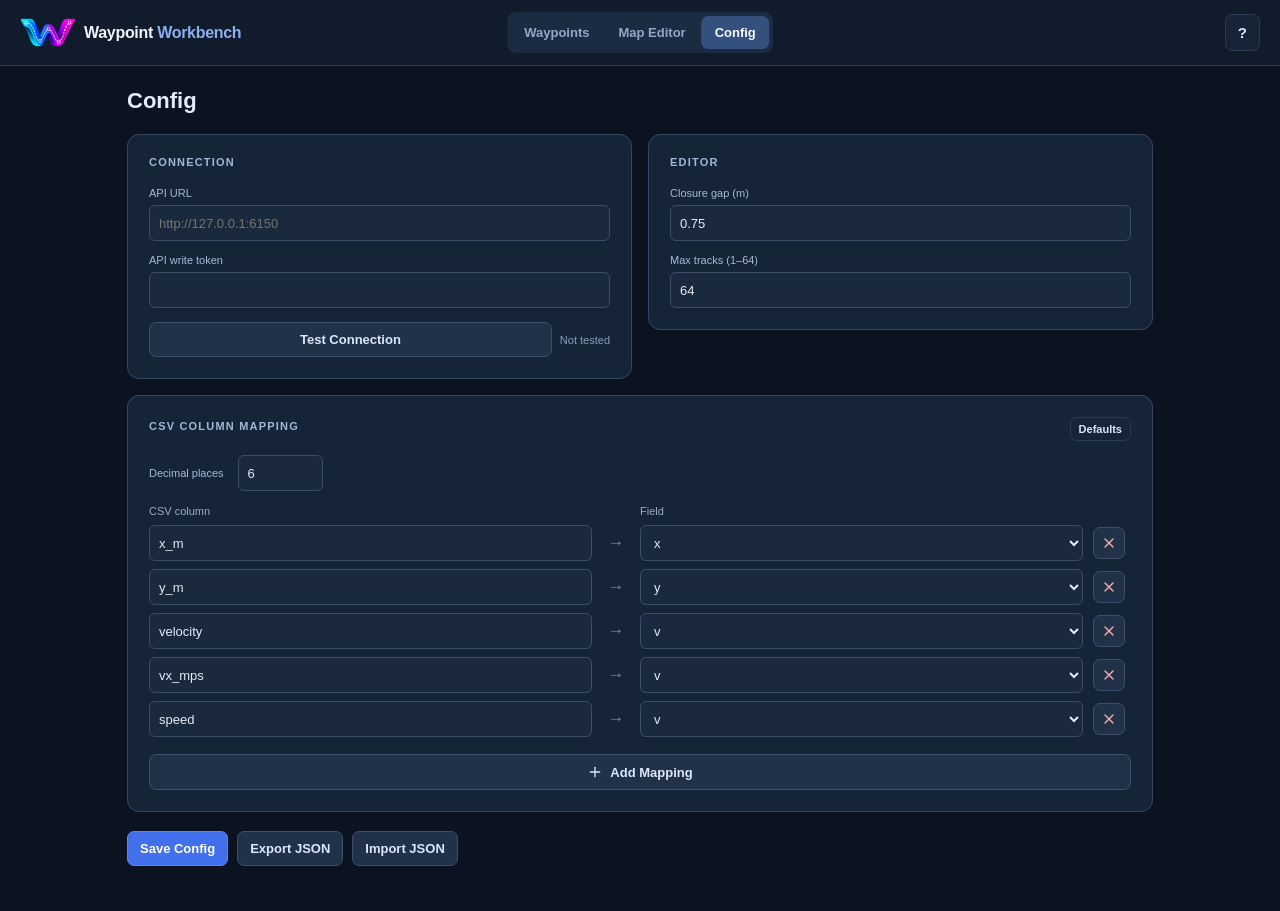
<file: web/config.html>
<!doctype html>
<html lang="en">
  <head>
    <meta charset="utf-8" />
    <meta name="viewport" content="width=device-width, initial-scale=1" />
    <title>Config · Waypoint Workbench</title>
    <link rel="icon" href="./assets/favicon.png" />
    <link rel="stylesheet" href="./style.css" />
  </head>
  <body class="config-body">
    <header class="topbar">
      <a class="brand" href="./index.html"
        ><img src="./assets/logo.png" alt="" /><strong
          >Waypoint <span>Workbench</span></strong
        ></a
      >
      <nav class="page-nav" aria-label="Pages">
        <a href="./index.html">Waypoints</a><a href="./map-editor.html">Map Editor</a
        ><a href="./config.html" class="active" aria-current="page">Config</a>
      </nav>
      <div class="actions">
        <button
          class="button subtle help-button"
          type="button"
          data-help
          aria-label="Keyboard shortcuts"
          title="Keyboard shortcuts"
        >
          ?
        </button>
      </div>
    </header>
    <main class="settings">
      <h1>Config</h1>
      <form id="settings">
        <div class="settings-grid">
          <section class="settings-card">
            <h2>CONNECTION</h2>
            <label for="apiUrl">API URL</label
            ><input id="apiUrl" placeholder="http://127.0.0.1:6150" />
            <label for="token">API write token</label
            ><input id="token" type="password" autocomplete="off" />
            <div class="button-row">
              <button class="button" id="testApi" type="button">Test Connection</button
              ><span id="apiStatus" class="muted">Not tested</span>
            </div>
          </section>
          <section class="settings-card">
            <h2>EDITOR</h2>
            <label for="closureGap">Closure gap (m)</label
            ><input id="closureGap" type="number" min="0.001" max="50" step="any" />
            <label for="maxTracks">Max tracks (1–64)</label
            ><input id="maxTracks" type="number" min="1" max="64" step="1" required />
          </section>
          <section class="settings-card aliases-card">
            <div class="heading-row">
              <h2>CSV COLUMN MAPPING</h2>
              <button type="button" class="button subtle small" id="resetAliases">
                Defaults
              </button>
            </div>
            <div class="csv-precision">
              <label for="csvDecimalPlaces">Decimal places</label>
              <input
                id="csvDecimalPlaces"
                type="number"
                min="0"
                max="12"
                step="1"
                required
              />
            </div>
            <div class="mapping-head">
              <span>CSV column</span><span></span><span>Field</span><span></span>
            </div>
            <div id="aliasRows"></div>
            <button type="button" class="button wide" id="addAlias">
              <svg class="button-symbol" aria-hidden="true">
                <use href="./assets/icons.svg#plus"></use></svg
              ><span>Add Mapping</span>
            </button>
          </section>
        </div>
        <div class="settings-footer">
          <button class="button primary" type="submit">Save Config</button
          ><button class="button" type="button" id="exportConfig">Export JSON</button
          ><button class="button" type="button" id="importConfig">Import JSON</button
          ><input type="file" id="configFile" accept=".json" hidden /><span
            id="configMessage"
            class="muted"
          ></span>
        </div>
      </form>
    </main>
    <script type="module" src="./js/config_page.js"></script>
  </body>
</html>
</file>
<file: web/style.css>
:root {
  font-family:
    Inter,
    ui-sans-serif,
    -apple-system,
    BlinkMacSystemFont,
    "Segoe UI",
    sans-serif;
  font-size: 13px;
  color: #e3ebf8;
  background: #0b1320;
  color-scheme: dark;
}
* {
  box-sizing: border-box;
}
body {
  margin: 0;
  overflow: hidden;
}
button,
input,
select {
  font: inherit;
}
button {
  cursor: pointer;
}
button:disabled,
select:disabled {
  opacity: 0.4;
  cursor: not-allowed;
}
button:focus-visible,
input:focus-visible,
select:focus-visible,
a:focus-visible {
  outline: 2px solid #83a9ff;
  outline-offset: 2px;
}
.topbar {
  height: 66px;
  padding: 0 20px;
  display: flex;
  align-items: center;
  justify-content: space-between;
  gap: 12px;
  position: relative;
  background: #101b2b;
  border-bottom: 1px solid #2b3850;
}
.brand {
  display: flex;
  align-items: center;
  gap: 8px;
  text-decoration: none;
  color: #f0f4fd;
  white-space: nowrap;
  font-size: 16px;
  letter-spacing: -0.3px;
}
.brand img {
  width: 56px;
  height: 40px;
  object-fit: contain;
}
.brand span {
  color: #8dafef;
}
.page-nav {
  position: absolute;
  left: 50%;
  transform: translateX(-50%);
  display: flex;
  background: #1b2b41;
  padding: 4px;
  gap: 3px;
  border-radius: 9px;
}
.page-nav a {
  color: #93a7c6;
  border-radius: 7px;
  padding: 9px 13px;
  text-decoration: none;
  font-weight: 620;
  white-space: nowrap;
}
.page-nav a.active {
  background: #34517d;
  color: #f5f8ff;
}
.page-nav a:hover:not(.active) {
  color: #fff;
  background: #293e5d;
}
.actions,
.button-row {
  display: flex;
  gap: 8px;
  align-items: center;
}
.button-row > .button {
  flex: 1;
  min-width: 0;
}
.button-row.right {
  justify-content: flex-end;
}
.button-row.right > * {
  flex: 0 0 auto;
}
.button {
  padding: 9px 12px;
  color: #dce7fb;
  border: 1px solid #3d506b;
  border-radius: 7px;
  background: #213148;
  font-weight: 600;
  text-decoration: none;
  display: inline-flex;
  align-items: center;
  justify-content: center;
  white-space: nowrap;
}
.button:hover:not(:disabled) {
  background: #304966;
}
.button.primary {
  border-color: #5e85ee;
  background: #426feb;
  color: white;
}
.button.primary:hover:not(:disabled) {
  background: #527ffd;
}
.button.secondary {
  border-color: #526daa;
  background: #263f6c;
}
.button.subtle {
  background: #172438;
  border-color: #293a53;
}
.button.danger {
  color: #faa7ad;
}
.button.icon {
  font-size: 21px;
  padding: 4px 10px;
}
.button.small {
  font-size: 11px;
  padding: 5px 8px;
}
.button.compact {
  padding: 5px 10px;
  font-size: 15px;
}
.button.wide {
  width: 100%;
  margin-top: 9px;
}
.layout {
  display: grid;
  grid-template-columns: var(--sidebar-width, 280px) 7px minmax(0, 1fr);
  height: calc(100dvh - 66px);
}
.layout.sidebar-collapsed {
  grid-template-columns: 46px 7px minmax(0, 1fr);
}
.sidebar-head {
  position: sticky;
  top: 0;
  z-index: 2;
  display: flex;
  justify-content: flex-end;
  padding: 6px 10px;
  background: #111c2c;
  border-bottom: 1px solid #27364a;
}
.sidebar-toggle {
  width: 30px;
  height: 28px;
  padding: 5px;
  display: inline-flex;
  align-items: center;
  justify-content: center;
  border: 1px solid #344b67;
  background: #1b2e47;
  border-radius: 6px;
  color: #c5d6f0;
  cursor: pointer;
}
.sidebar-toggle .button-symbol {
  width: 17px;
  height: 17px;
}
.sidebar-toggle:hover {
  background: #304966;
}
.sidebar-collapsed .sidebar-head {
  justify-content: center;
  padding: 6px 0;
}
.sidebar-collapsed .sidebar-content {
  display: none;
}
.sidebar-divider {
  cursor: col-resize;
  background: #1c2b40;
  border-right: 1px solid #34465f;
  touch-action: none;
  position: relative;
}
.sidebar-divider::after {
  content: "";
  display: block;
  position: absolute;
  top: 50%;
  left: 2px;
  width: 3px;
  height: 34px;
  border-radius: 2px;
  transform: translateY(-50%);
  background: #687e9e;
}
.sidebar-divider:hover,
.layout.is-resizing .sidebar-divider {
  background: #365985;
}
.layout.is-resizing,
.layout.is-resizing * {
  cursor: col-resize !important;
  user-select: none !important;
}
.sidebar-divider:focus-visible {
  outline: 2px solid #83a9ff;
  outline-offset: -2px;
}

.sidebar {
  overflow-y: auto;
  background: #111c2c;
  border-right: 1px solid #2a384c;
  scrollbar-width: thin;
}
.sidebar section {
  padding: 18px 17px 20px;
  border-bottom: 1px solid #27364a;
}
h2 {
  font-size: 11px;
  font-weight: 750;
  letter-spacing: 1.2px;
  color: #a2b6d5;
  margin: 0 0 15px;
}
.sidebar label,
.settings-card label {
  display: block;
  font-size: 11px;
  color: #a7bad4;
  margin: 10px 0 6px;
}
select,
input:not([type="radio"]):not([type="checkbox"]):not([type="color"]):not(
    [type="range"]
  ) {
  width: 100%;
  height: 36px;
  border: 1px solid #3c4d66;
  border-radius: 6px;
  padding: 0 9px;
  color: #e5ebf6;
  background: #1a293d;
}
select {
  padding-right: 6px;
}
.sidebar .button-row {
  margin-top: 8px;
}
.file-info,
.muted {
  color: #8b9db8;
  font-size: 11px;
}
.file-info {
  line-height: 1.6;
  margin: 12px 0 0;
}
.track-list {
  display: grid;
  gap: 7px;
  margin-top: 15px;
}
.track-card {
  display: flex;
  align-items: center;
  gap: 6px;
  min-width: 0;
  border: 1px solid #344963;
  background: #1a2a42;
  padding: 8px 7px;
  border-radius: 7px;
  cursor: pointer;
}
.track-card.active {
  border-color: #779af5;
  background: #243b5d;
}
.track-color {
  width: 23px;
  height: 22px;
  padding: 0;
  border: 0;
  background: transparent;
  flex-shrink: 0;
}
.track-details {
  flex: 1 1 0;
  min-width: 0;
  overflow: hidden;
}
.track-filename {
  display: block;
  overflow: hidden;
  text-overflow: ellipsis;
  white-space: nowrap;
  font-size: 11px;
  font-weight: 650;
}
.track-meta {
  color: #91a4c1;
  font-size: 10px;
  display: block;
  font-weight: 400;
  margin-top: 3px;
  overflow: hidden;
  text-overflow: ellipsis;
  white-space: nowrap;
}
.track-hidden .track-details,
.track-hidden .track-color {
  opacity: 0.5;
}
.track-card .track-action {
  flex: 0 0 30px;
  width: 30px;
  height: 30px;
  padding: 0;
  display: inline-flex;
  align-items: center;
  justify-content: center;
  border: 0;
  border-radius: 6px;
  background: none;
  color: #9cb0cf;
}
.track-card .track-action:hover {
  color: #fff;
  background: #304966;
}
.track-card .track-action .button-symbol {
  width: 17px;
  height: 17px;
}
.empty {
  font-size: 11px;
  padding: 13px 8px;
  margin: 0;
  color: #7085a4;
  text-align: center;
}
#trackCount {
  display: block;
  margin-top: 10px;
  color: #8296b3;
}
.radio-row {
  display: flex;
  gap: 18px;
}
.radio-row label {
  margin: 0;
  color: #d6e1f1;
  font-size: 12px;
}
.radio-row input {
  accent-color: #6492ff;
}
.legend {
  margin-top: 13px;
}
.gradient {
  height: 8px;
  border-radius: 5px;
  background: linear-gradient(90deg, #3b82f6, #24c4cc, #ffc44a, #f05360);
}
.legend-label {
  display: flex;
  justify-content: space-between;
  font-size: 10px;
  color: #a2b3cb;
  margin-top: 5px;
}
.coords {
  display: grid;
  grid-template-columns: 1fr 1fr;
  gap: 9px;
}
.coords label {
  min-width: 0;
}
.workspace {
  display: flex;
  min-width: 0;
  flex-direction: column;
  background: #0c1523;
}
.canvas-toolbar {
  height: 52px;
  background: #111f32;
  border-bottom: 1px solid #273951;
  display: flex;
  align-items: center;
  justify-content: space-between;
  padding: 0 14px;
  flex-shrink: 0;
}
.mode-tabs {
  display: flex;
  gap: 4px;
  background: #1b2b42;
  border-radius: 8px;
  padding: 4px;
}
.mode {
  border: 0;
  border-radius: 6px;
  padding: 8px 12px;
  background: transparent;
  color: #9eaecc;
  font-weight: 650;
}
.mode.active {
  color: white;
  background: #355686;
}
.canvas-wrap {
  flex: 1;
  min-height: 0;
  position: relative;
  overflow: hidden;
  background-color: #0f1a2b;
  background-image: linear-gradient(#23314955 1px, transparent 1px),
    linear-gradient(90deg, #23314955 1px, transparent 1px);
  background-size: 32px 32px;
}
canvas {
  display: block;
  width: 100%;
  height: 100%;
  touch-action: none;
}
.canvas-footer {
  height: 43px;
  border-top: 1px solid #2b3951;
  background: #121f33;
  display: flex;
  gap: 16px;
  justify-content: space-between;
  align-items: center;
  padding: 0 15px;
  color: #93a7c3;
  font-size: 11px;
  flex-shrink: 0;
}
.drop-zone {
  position: absolute;
  inset: 10px;
  border-radius: 12px;
  border: 2px dashed #739aff;
  background: #1a3553dd;
  display: grid;
  place-items: center;
  font-size: 16px;
  font-weight: 700;
  pointer-events: none;
}
.hidden {
  display: none !important;
}
.toast {
  position: fixed;
  left: 50%;
  bottom: 16px;
  transform: translate(-50%, 140px);
  background: #31507a;
  color: white;
  border: 1px solid #638dc4;
  border-radius: 9px;
  padding: 12px 18px;
  max-width: 75vw;
  font-size: 12px;
  transition: transform 0.15s;
  z-index: 40;
}
.toast.visible {
  transform: translate(-50%, 0);
}
.toast.error {
  background: #603246;
  border-color: #ae586e;
}
.modal {
  position: fixed;
  inset: 0;
  display: grid;
  place-items: center;
  background: #060b13c2;
  z-index: 30;
}
.dialog {
  width: min(430px, 95vw);
  padding: 26px;
  border-radius: 13px;
  background: #1b2940;
  border: 1px solid #4d6385;
  box-shadow: 0 18px 45px #0009;
}
.dialog h3 {
  font-size: 18px;
  margin: 0 0 15px;
}
.dialog p {
  color: #a7bdd9;
  line-height: 1.65;
  margin-bottom: 22px;
}
#brushSize {
  width: 100%;
  accent-color: #6897ff;
}
.checkbox {
  display: flex !important;
  gap: 8px;
  align-items: center;
}
.config-body {
  overflow-y: auto;
}
.settings {
  max-width: 1070px;
  padding: 22px 22px 45px;
  margin: 0 auto;
}
.settings h1 {
  font-size: 22px;
  margin: 0 0 20px;
  font-weight: 750;
}
.settings-grid {
  display: grid;
  grid-template-columns: minmax(0, 1fr) minmax(0, 1fr);
  align-items: start;
  gap: 16px;
}
.settings-card {
  display: flex;
  flex-direction: column;
  border-radius: 12px;
  border: 1px solid #354861;
  padding: 21px;
  background: #162438;
}
.settings-card > label {
  margin-top: 13px;
}
.settings-card h2 {
  margin-bottom: 6px;
}
.settings-card .button-row {
  margin-top: 14px;
}
.heading-row {
  display: flex;
  justify-content: space-between;
  align-items: center;
}
.colors {
  display: grid;
  gap: 9px;
}
.color-row {
  display: flex;
  gap: 12px;
  justify-content: space-between;
  align-items: center;
  margin: 0;
  padding: 5px 9px;
  background: #1c2d44;
  border-radius: 6px;
}
.color-row .button {
  margin-left: auto;
}
.color-row input {
  width: 40px;
  height: 29px;
  border: 0;
  padding: 0;
  background: transparent;
  cursor: pointer;
}
.aliases-card {
  grid-column: 1 / -1;
}
.mapping-head,
.alias-row {
  display: grid;
  grid-template-columns: minmax(150px, 1fr) 28px minmax(150px, 1fr) 38px;
  gap: 10px;
  align-items: center;
}
.mapping-head {
  margin-top: 14px;
  font-size: 11px;
  color: #99acc8;
}
.csv-precision {
  display: flex;
  align-items: center;
  gap: 14px;
  margin-top: 14px;
}
.csv-precision label {
  margin: 0;
}
#csvDecimalPlaces {
  width: 85px;
}
.alias-row {
  margin: 8px 0;
}
.alias-arrow {
  text-align: center;
  color: #758ba9;
  font-size: 17px;
}
.settings-footer {
  display: flex;
  gap: 9px;
  align-items: center;
  margin-top: 19px;
}
.settings-footer span {
  margin-left: auto;
}
@media (max-width: 1100px) {
  .topbar {
    height: 110px;
    padding: 8px 10px;
    flex-wrap: wrap;
  }
  .topbar .page-nav {
    order: 3;
    position: static;
    transform: none;
    width: 100%;
    justify-content: center;
  }
  .layout {
    height: calc(100dvh - 110px);
  }
  .topbar .actions {
    gap: 5px;
  }
  .topbar .button {
    padding: 8px 9px;
  }
}
@media (max-width: 790px) {
  .page-nav {
    position: static;
    transform: none;
  }
  .sidebar-divider {
    display: none;
  }
  .sidebar-collapsed .sidebar-head {
    justify-content: flex-end;
    padding-right: 12px;
  }
  body {
    overflow-y: auto;
  }
  .topbar {
    height: auto;
    min-height: 66px;
    flex-wrap: wrap;
    padding: 11px;
  }
  .layout {
    display: flex;
    flex-direction: column-reverse;
    height: auto;
  }
  .workspace {
    height: 60vh;
    min-height: 430px;
  }
  .sidebar {
    overflow: visible;
  }
  .settings-grid {
    grid-template-columns: 1fr;
  }
  .aliases-card {
    grid-column: auto;
  }
  .page-nav {
    order: 3;
    width: 100%;
    justify-content: center;
  }
}

/* Waypoint selection */
.selection-info {
  margin: 0 0 10px;
  min-height: 18px;
  color: #cbd9ee;
  font-size: 12px;
  line-height: 1.5;
}
.point-tooltip {
  position: absolute;
  z-index: 5;
  pointer-events: none;
  white-space: pre-line;
  padding: 8px 10px;
  border: 1px solid #5d789e;
  border-radius: 7px;
  background: #182c45f2;
  color: #e8f1ff;
  font-size: 11px;
  line-height: 1.6;
  box-shadow: 0 6px 15px #0007;
}
.help-button {
  min-width: 30px;
  font-size: 15px;
}
.shortcuts-dialog {
  width: min(510px, calc(100vw - 32px));
  max-height: 82vh;
  overflow-y: auto;
  border: 1px solid #4d6385;
  border-radius: 12px;
  padding: 24px;
  background: #182940;
  color: #e3ebf8;
  box-shadow: 0 20px 55px #000a;
}
.shortcuts-dialog::backdrop {
  background: #060b13c2;
}
.shortcuts-dialog h2 {
  margin: 0 0 17px;
  font-size: 18px;
  color: #e3ebf8;
  letter-spacing: normal;
}
.shortcuts-dialog h3 {
  font-size: 11px;
  color: #9cb4d6;
  letter-spacing: 1px;
  margin: 16px 0 6px;
}
.shortcuts-dialog table {
  border-collapse: collapse;
  width: 100%;
  margin-bottom: 12px;
}
.shortcuts-dialog td {
  padding: 7px 4px;
  border-bottom: 1px solid #304460;
  font-size: 12px;
}
.shortcuts-dialog td:first-child {
  width: 45%;
  color: #d6e5ff;
  font-weight: 600;
}
.shortcuts-dialog td:last-child {
  color: #a8bad5;
}
.shortcuts-dialog > .button {
  display: block;
  margin: 18px 0 0 auto;
}
.selection-actions .button {
  padding: 8px 4px;
  font-size: 11px;
}

/* New file dialogs and waypoint add modes */
.tool-group {
  display: flex;
  align-items: center;
  gap: 9px;
  min-width: 0;
  flex-wrap: wrap;
}
.add-mode-tabs {
  display: flex;
  gap: 3px;
  padding: 3px;
  border: 1px solid #395373;
  border-radius: 8px;
}
.add-mode-tabs .mode {
  padding: 7px 10px;
  font-size: 11px;
}
.creation-dialog {
  width: min(440px, calc(100vw - 32px));
  max-height: 90vh;
  overflow: auto;
  border: 1px solid #4d6385;
  border-radius: 12px;
  padding: 24px;
  background: #1b2940;
  color: #e3ebf8;
  box-shadow: 0 18px 45px #0009;
}
.creation-dialog::backdrop {
  background: #060b13c2;
}
.creation-dialog h3 {
  font-size: 18px;
  margin: 0 0 16px;
}
.creation-dialog label {
  display: block;
  margin: 11px 0 6px;
  color: #a7bad4;
  font-size: 12px;
}
.creation-dialog label input {
  margin-top: 6px;
}
.creation-dialog .button-row {
  margin-top: 22px;
}
.creation-grid {
  display: grid;
  grid-template-columns: 1fr 1fr;
  gap: 12px;
}

.canvas-toolbar:has(.tool-group) {
  height: auto;
  min-height: 52px;
  flex-wrap: wrap;
  gap: 6px;
  padding-top: 6px;
  padding-bottom: 6px;
}

/* Editor sidebar and file import states */
.sidebar {
  scrollbar-width: thin;
  scrollbar-color: #41536c transparent;
}
.sidebar::-webkit-scrollbar {
  width: 5px;
}
.sidebar::-webkit-scrollbar-track {
  background: transparent;
}
.sidebar::-webkit-scrollbar-thumb {
  background: #34465f;
  border-radius: 8px;
}
.sidebar:hover::-webkit-scrollbar-thumb {
  background: #5b6f8b;
}
.sidebar section {
  padding: 16px 15px 17px;
}
.sidebar section h2 {
  margin-bottom: 11px;
}
.sidebar section .button {
  min-height: 34px;
  padding: 7px 10px;
  font-size: 12px;
}
.sidebar section .button.small {
  min-height: 27px;
  font-size: 11px;
  padding: 5px 8px;
}
.sidebar section .button-row {
  gap: 8px;
}
.sidebar section .button.wide {
  margin-top: 8px;
}
.sidebar section .button.primary {
  background: #345888;
  border-color: #557bb0;
}
.sidebar section .button.primary:hover:not(:disabled) {
  background: #416ca3;
}
.sidebar section .button.secondary {
  background: transparent;
  border-color: #38526f;
  color: #b7c9e2;
}
.sidebar section .button.secondary:hover:not(:disabled) {
  background: #1e354e;
}
.api-controls {
  margin-bottom: 12px;
  padding: 0 0 12px;
  border-bottom: 1px solid #27364a;
}
.api-controls label {
  margin-top: 0;
}
.sidebar .track-list {
  margin-top: 10px;
}
.sidebar .empty {
  padding: 6px 4px;
}
.sidebar .file-info {
  margin-top: 9px;
}
.sidebar-divider {
  background: #17253a;
  border-right: 0;
}
.sidebar-divider::after {
  width: 2px;
  left: 2px;
  height: 30px;
  background: #495c77;
}
.sidebar-divider:hover::after,
.layout.is-resizing .sidebar-divider::after {
  background: #8aabdc;
}

.canvas-empty,
.drop-zone {
  position: absolute;
  inset: 10px;
  border-radius: 12px;
  pointer-events: none;
  display: flex;
  flex-direction: column;
  align-items: center;
  justify-content: center;
  gap: 10px;
  text-align: center;
}
.canvas-empty {
  color: #b8c9df;
  background: #0f1a2b77;
}
.canvas-empty strong,
.drop-zone strong {
  font-size: 17px;
  font-weight: 650;
}
.canvas-empty span,
.drop-zone span {
  color: #839bb9;
  font-size: 12px;
}
.import-symbol {
  display: grid;
  place-items: center;
  width: 44px;
  height: 44px;
  font-size: 28px;
  font-weight: 400;
  color: #9cb9e7;
  background: #1c3049;
  border: 1px solid #324d6f;
  border-radius: 13px;
}
.drop-zone {
  z-index: 10;
  inset: 9px;
  background: #172e48ef;
  border: 2px dashed #739aff;
  color: #e5eeff;
}
.drop-zone .import-symbol {
  background: #284c73;
  border-color: #638dc4;
}
.drop-zone span {
  color: #b6ccec;
}
@media (max-width: 790px) {
  .sidebar section {
    padding: 15px;
  }
  .canvas-empty strong,
  .drop-zone strong {
    font-size: 15px;
  }
}

@media (min-width: 791px) {
  .layout {
    grid-template-columns: var(--sidebar-width, 280px) 5px minmax(0, 1fr);
  }
  .layout.sidebar-collapsed {
    grid-template-columns: 46px 5px minmax(0, 1fr);
  }
  .sidebar-divider::after {
    left: 1px;
  }
}

/* Sidebar file actions */
.section-title-row {
  display: flex;
  align-items: center;
  justify-content: space-between;
  min-height: 28px;
  margin-bottom: 9px;
}
.sidebar section .section-title-row h2 {
  margin: 0;
}
.sidebar section .button.refresh-button {
  width: 28px;
  height: 28px;
  min-height: 28px;
  flex: 0 0 28px;
  padding: 0;
  border: 1px solid transparent;
  background: transparent;
  color: #a7bad4;
}
.sidebar section .button.refresh-button:hover:not(:disabled) {
  color: #e3ebf8;
  background: #243b56;
  border-color: #395576;
}
.button-symbol {
  display: block;
  width: 16px;
  height: 16px;
}
.sidebar section .api-controls > .button.wide {
  margin-top: 8px;
}

/* File action icons */
.button > .button-symbol {
  flex: 0 0 16px;
  width: 16px;
  height: 16px;
}
.button > .button-symbol + span {
  margin-left: 7px;
}
.button.icon-only {
  width: 36px;
  min-width: 36px;
  padding: 8px;
}
.button.icon-only > .button-symbol {
  width: 18px;
  height: 18px;
  flex-basis: 18px;
}
.import-symbol .button-symbol {
  display: block;
  width: 30px;
  height: 30px;
}

/* Compact configuration icon actions */
.settings-card .config-remove {
  width: 32px;
  min-width: 32px;
  height: 32px;
  padding: 7px;
}
.settings-card .config-remove .button-symbol {
  width: 16px;
  height: 16px;
}

/* Map metadata is read-only and stays collapsed until explicitly opened. */
.sidebar .properties-section {
  padding-top: 12px;
  padding-bottom: 12px;
}
.map-properties summary {
  color: #a2b6d5;
  font-size: 11px;
  font-weight: 750;
  letter-spacing: 1.2px;
  cursor: pointer;
  list-style-position: outside;
}
.map-properties summary:focus-visible {
  outline: 2px solid #83a9ff;
  outline-offset: 4px;
}
.property-list {
  display: grid;
  grid-template-columns: minmax(0, 1fr) minmax(0, 1.4fr);
  gap: 9px 8px;
  margin: 13px 0 0;
  font-size: 11px;
}
.property-list dt {
  color: #8b9db8;
}
.property-list dd {
  margin: 0;
  color: #e3ebf8;
  overflow-wrap: anywhere;
  text-align: right;
}
</file>
